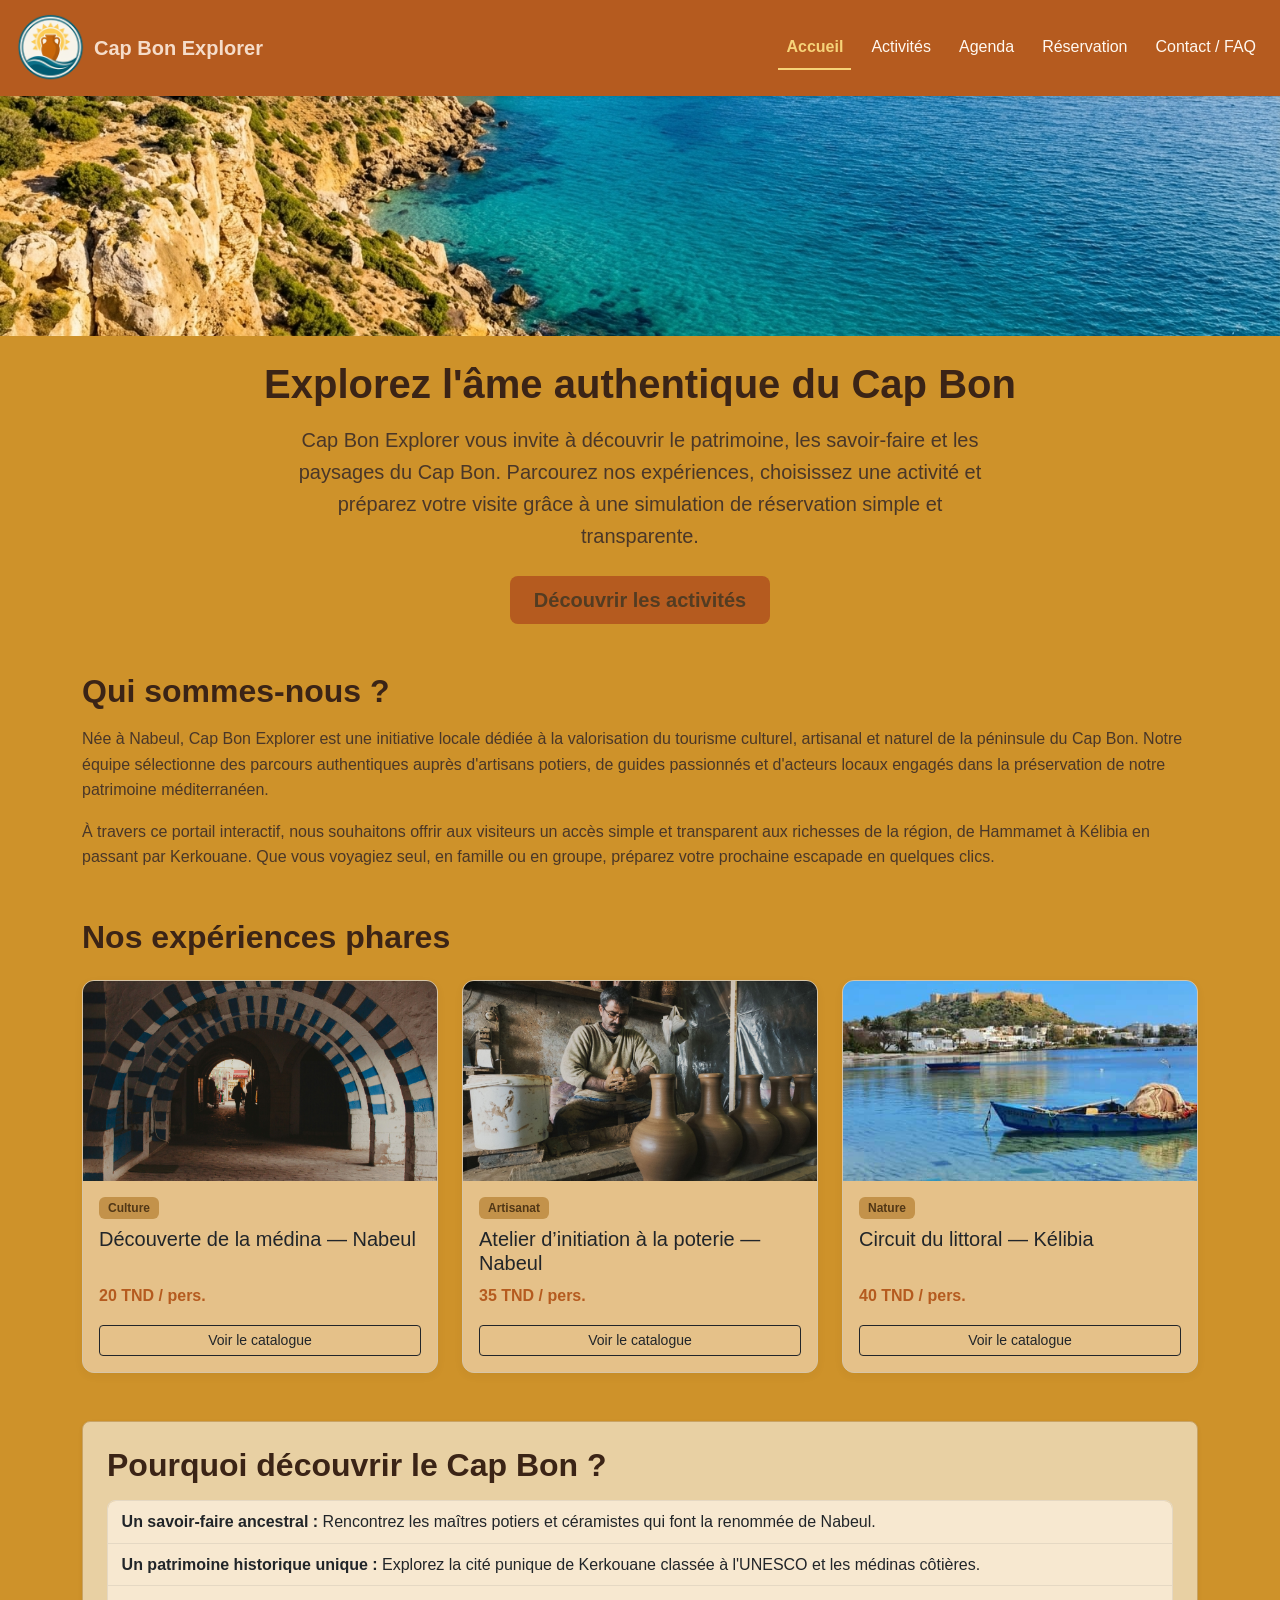
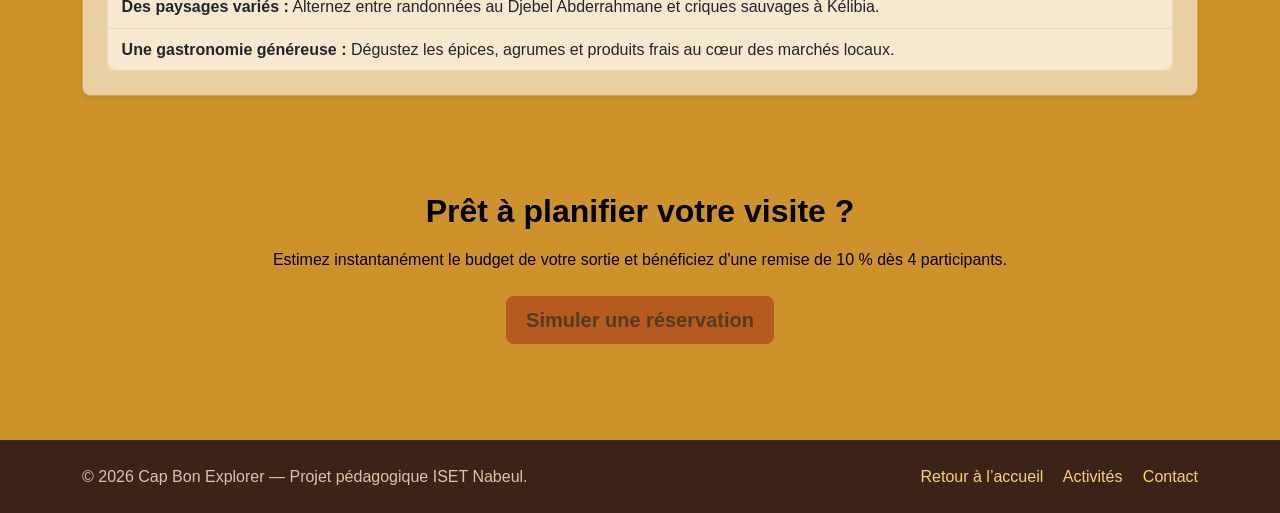
<file: index.html>
<!DOCTYPE html>
<html lang="fr">
<head>
  <meta charset="UTF-8">
  <meta name="viewport" content="width=device-width, initial-scale=1.0">
  <title>Cap Bon Explorer — Accueil</title>
  <link rel="stylesheet" href="bootstrap-5.3.9-dist/css/bootstrap.min.css">
  <link rel="stylesheet" href="css/style.css">
</head>
<body>

  <!-- 1. Slim Top Navbar (Logo left + Links horizontal right) -->
  <header>
    <nav class="navbar navbar-expand-lg custom-navbar shadow-sm py-2">
      <div class="container-fluid px-3">
        <a class="navbar-brand d-flex align-items-center" href="index.html">
          <img id="logo" src="images/logo.png" alt="Logo Cap Bon Explorer" class="me-2">
          Cap Bon Explorer
        </a>
        <button class="navbar-toggler bg-light" type="button" data-bs-toggle="collapse" data-bs-target="#mainNav" aria-controls="mainNav" aria-expanded="false" aria-label="Menu">
          <span class="navbar-toggler-icon"></span>
        </button>
        <div class="collapse navbar-collapse" id="mainNav">
          <ul class="navbar-nav ms-auto">
            <li class="nav-item"><a class="nav-link active" aria-current="page" href="index.html">Accueil</a></li>
            <li class="nav-item"><a class="nav-link" href="activites.html">Activités</a></li>
            <li class="nav-item"><a class="nav-link" href="agenda.html">Agenda</a></li>
            <li class="nav-item"><a class="nav-link" href="reservation.html">Réservation</a></li>
            <li class="nav-item"><a class="nav-link" href="contact.html">Contact / FAQ</a></li>
          </ul>
        </div>
      </div>
    </nav>
  </header>

  <!-- Main Content -->
  <main>
    <!-- 2. Wide Horizontal Banner Strip (ends right under the navbar, no text inside) -->
    <div id="hero-banner" role="img" aria-label="Vue panoramique du littoral du Cap Bon"></div>

    <!-- 3. Intro Text Section Below the Banner -->
    <section class="text-center py-4 mb-4">
      <div class="container">
        <h1 class="mb-3">Explorez l'âme authentique du Cap Bon</h1>
        <p class="lead mx-auto mb-4" style="max-width: 720px;">
          Cap Bon Explorer vous invite à découvrir le patrimoine, les savoir-faire et les paysages du Cap Bon. Parcourez nos expériences, choisissez une activité et préparez votre visite grâce à une simulation de réservation simple et transparente.
        </p>
        <a href="activites.html" class="btn btn-terracotta btn-lg px-4">Découvrir les activités</a>
      </div>
    </section>

    <div class="container">

      <!-- Qui sommes-nous ? -->
      <section class="mb-5">
        <h2 class="mb-3">Qui sommes-nous ?</h2>
        <p>
          Née à Nabeul, Cap Bon Explorer est une initiative locale dédiée à la valorisation du tourisme culturel, artisanal et naturel de la péninsule du Cap Bon. Notre équipe sélectionne des parcours authentiques auprès d'artisans potiers, de guides passionnés et d'acteurs locaux engagés dans la préservation de notre patrimoine méditerranéen.
        </p>
        <p>
          À travers ce portail interactif, nous souhaitons offrir aux visiteurs un accès simple et transparent aux richesses de la région, de Hammamet à Kélibia en passant par Kerkouane. Que vous voyagiez seul, en famille ou en groupe, préparez votre prochaine escapade en quelques clics.
        </p>
      </section>

      <!-- Activités mises en avant -->
      <section class="mb-5">
        <h2 class="mb-4">Nos expériences phares</h2>
        <div class="row g-4">
          <!-- Card 1 -->
          <div class="col-12 col-md-6 col-lg-4">
            <article class="card h-100 activity-card">
              <img src="images/a01.jpg" class="card-img-top" alt="Ruelle traditionnelle de la médina de Nabeul">
              <div class="card-body d-flex flex-column">
                <span class="badge badge-category align-self-start mb-2">Culture</span>
                <h3 class="h5 card-title">Découverte de la médina — Nabeul</h3>
                <p class="fw-bold text-primary mt-auto mb-3">20 TND / pers.</p>
                <a href="activites.html" class="btn btn-outline-dark btn-sm">Voir le catalogue</a>
              </div>
            </article>
          </div>
          <!-- Card 2 -->
          <div class="col-12 col-md-6 col-lg-4">
            <article class="card h-100 activity-card">
              <img src="images/a02.jpg" class="card-img-top" alt="Artisan façonnant de la poterie à Nabeul">
              <div class="card-body d-flex flex-column">
                <span class="badge badge-category align-self-start mb-2">Artisanat</span>
                <h3 class="h5 card-title">Atelier d’initiation à la poterie — Nabeul</h3>
                <p class="fw-bold text-primary mt-auto mb-3">35 TND / pers.</p>
                <a href="activites.html" class="btn btn-outline-dark btn-sm">Voir le catalogue</a>
              </div>
            </article>
          </div>
          <!-- Card 3 -->
          <div class="col-12 col-md-6 col-lg-4">
            <article class="card h-100 activity-card">
              <img src="images/a05.jpg" class="card-img-top" alt="Côte rocheuse et mer turquoise à Kélibia">
              <div class="card-body d-flex flex-column">
                <span class="badge badge-category align-self-start mb-2">Nature</span>
                <h3 class="h5 card-title">Circuit du littoral — Kélibia</h3>
                <p class="fw-bold text-primary mt-auto mb-3">40 TND / pers.</p>
                <a href="activites.html" class="btn btn-outline-dark btn-sm">Voir le catalogue</a>
              </div>
            </article>
          </div>
        </div>
      </section>

          <!-- Pourquoi découvrir le Cap Bon ? -->
      <section class="mb-5 p-4 rounded-3 shadow-sm" style="background-color: #e8d0a3; border: 1px solid #c9a365;">

        <h2 class="mb-3">Pourquoi découvrir le Cap Bon ?</h2>
        <ul class="list-group list-group-flush">
          <li class="list-group-item"><strong>Un savoir-faire ancestral :</strong> Rencontrez les maîtres potiers et céramistes qui font la renommée de Nabeul.</li>
          <li class="list-group-item"><strong>Un patrimoine historique unique :</strong> Explorez la cité punique de Kerkouane classée à l'UNESCO et les médinas côtières.</li>
          <li class="list-group-item"><strong>Des paysages variés :</strong> Alternez entre randonnées au Djebel Abderrahmane et criques sauvages à Kélibia.</li>
          <li class="list-group-item"><strong>Une gastronomie généreuse :</strong> Dégustez les épices, agrumes et produits frais au cœur des marchés locaux.</li>
        </ul>
      </section>

      <!-- Call to Action -->
      <section class="text-center p-5 mb-5 rounded-3 text-black" style="background-color: var(--primary-blue);">
        <h2 class="text-black mb-3">Prêt à planifier votre visite ?</h2>
        <p class="mb-4">Estimez instantanément le budget de votre sortie et bénéficiez d'une remise de 10 % dès 4 participants.</p>
        <a href="reservation.html" class="btn btn-terracotta btn-lg">Simuler une réservation</a>
      </section>
    </div>
  </main>

  <!-- Footer -->
  <footer class="py-4 mt-auto">
    <div class="container d-flex flex-column flex-md-row justify-content-between align-items-center">
      <p class="mb-2 mb-md-0">&copy; 2026 Cap Bon Explorer — Projet pédagogique ISET Nabeul.</p>
      <div>
        <a href="index.html" class="me-3">Retour à l’accueil</a>
        <a href="activites.html" class="me-3">Activités</a>
        <a href="contact.html">Contact</a>
      </div>
    </div>
  </footer>

  <script src="bootstrap-5.3.9-dist/js/bootstrap.bundle.min.js"></script>
</body>
</html>
</file>
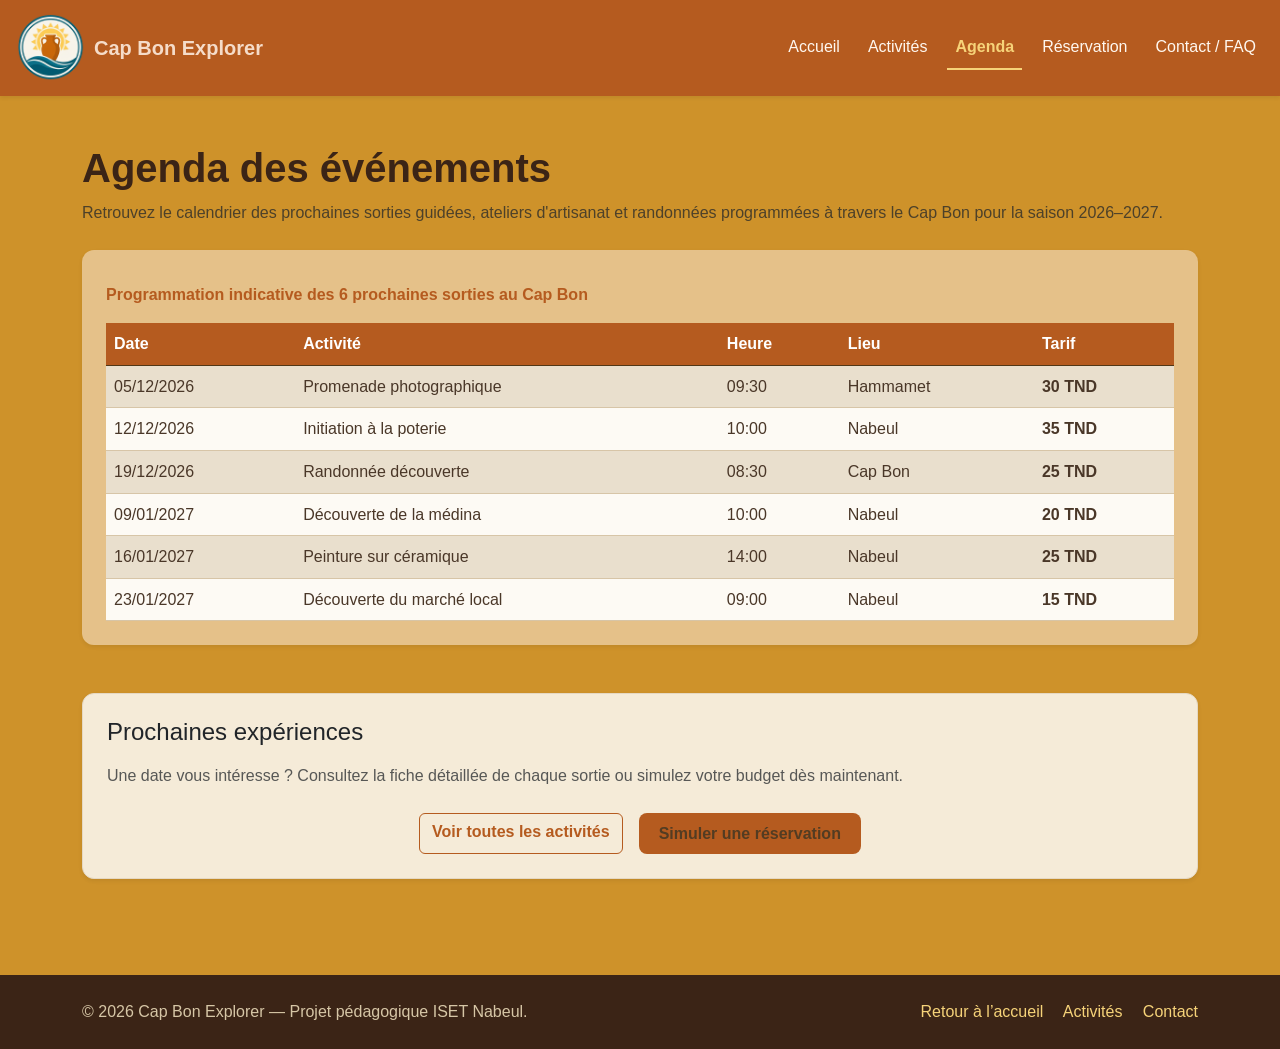
<file: agenda.html>
<!DOCTYPE html>
<html lang="fr">
<head>
  <meta charset="UTF-8">
  <meta name="viewport" content="width=device-width, initial-scale=1.0">
  <title>Cap Bon Explorer — Agenda des événements</title>
  <link href="bootstrap-5.3.9-dist/css/bootstrap.min.css" rel="stylesheet">
  <link rel="stylesheet" href="css/style.css">
</head>
<body>

  <header>
    <nav class="navbar navbar-expand-lg custom-navbar shadow-sm">
      <div class="container-fluid px-3">
        <a class="navbar-brand d-flex align-items-center" href="index.html">
          <img id="logo" src="images/logo.png" alt="Logo Cap Bon Explorer" class="me-2">
          Cap Bon Explorer
        </a>
        <button class="navbar-toggler bg-light" type="button" data-bs-toggle="collapse" data-bs-target="#mainNav" aria-controls="mainNav" aria-expanded="false" aria-label="Menu">
          <span class="navbar-toggler-icon"></span>
        </button>
        <div class="collapse navbar-collapse" id="mainNav">
          <ul class="navbar-nav ms-auto">
            <li class="nav-item"><a class="nav-link" href="index.html">Accueil</a></li>
            <li class="nav-item"><a class="nav-link" href="activites.html">Activités</a></li>
            <li class="nav-item"><a class="nav-link active" aria-current="page" href="agenda.html">Agenda</a></li>
            <li class="nav-item"><a class="nav-link" href="reservation.html">Réservation</a></li>
            <li class="nav-item"><a class="nav-link" href="contact.html">Contact / FAQ</a></li>
          </ul>
        </div>
      </div>
    </nav>
  </header>

  <main class="py-5">
    <div class="container">
      <div class="mb-4">
        <h1>Agenda des événements</h1>
        <p class="text-muted">
          Retrouvez le calendrier des prochaines sorties guidées, ateliers d'artisanat et randonnées programmées à travers le Cap Bon pour la saison 2026–2027.
        </p>
      </div>

      <section class="card p-4 shadow-sm border-0 mb-5">
        <div class="table-responsive">
          <table class="table table-striped table-hover align-middle mb-0">
            <caption class="caption-top fw-semibold text-primary mb-2">
              Programmation indicative des 6 prochaines sorties au Cap Bon
            </caption>
            <thead class="table-dark">
              <tr>
                <th scope="col">Date</th>
                <th scope="col">Activité</th>
                <th scope="col">Heure</th>
                <th scope="col">Lieu</th>
                <th scope="col">Tarif</th>
              </tr>
            </thead>
            <tbody>
              <tr>
                <td>05/12/2026</td>
                <td>Promenade photographique</td>
                <td>09:30</td>
                <td>Hammamet</td>
                <td class="fw-bold">30 TND</td>
              </tr>
              <tr>
                <td>12/12/2026</td>
                <td>Initiation à la poterie</td>
                <td>10:00</td>
                <td>Nabeul</td>
                <td class="fw-bold">35 TND</td>
              </tr>
              <tr>
                <td>19/12/2026</td>
                <td>Randonnée découverte</td>
                <td>08:30</td>
                <td>Cap Bon</td>
                <td class="fw-bold">25 TND</td>
              </tr>
              <tr>
                <td>09/01/2027</td>
                <td>Découverte de la médina</td>
                <td>10:00</td>
                <td>Nabeul</td>
                <td class="fw-bold">20 TND</td>
              </tr>
              <tr>
                <td>16/01/2027</td>
                <td>Peinture sur céramique</td>
                <td>14:00</td>
                <td>Nabeul</td>
                <td class="fw-bold">25 TND</td>
              </tr>
              <tr>
                <td>23/01/2027</td>
                <td>Découverte du marché local</td>
                <td>09:00</td>
                <td>Nabeul</td>
                <td class="fw-bold">15 TND</td>
              </tr>
            </tbody>
          </table>
        </div>
      </section>

            <!-- Tableau responsive de l'agenda -->
      <section class="card p-4 shadow-sm mb-5" style="background-color: #f5ebd8; border: 1px solid #e5d8c3;">
        <h2 class="h4 mb-3">Prochaines expériences</h2>
        <p class="text-muted mb-4">Une date vous intéresse ? Consultez la fiche détaillée de chaque sortie ou simulez votre budget dès maintenant.</p>
        <div class="d-flex flex-wrap justify-content-center gap-3">
          <a href="activites.html" class="btn btn-outline-primary">Voir toutes les activités</a>
          <a href="reservation.html" class="btn btn-terracotta">Simuler une réservation</a>
        </div>
      </section>
    </div>
  </main>

  <footer class="py-4 mt-auto">
    <div class="container d-flex flex-column flex-md-row justify-content-between align-items-center">
      <p class="mb-2 mb-md-0">&copy; 2026 Cap Bon Explorer — Projet pédagogique ISET Nabeul.</p>
      <div>
        <a href="index.html" class="me-3">Retour à l’accueil</a>
        <a href="activites.html" class="me-3">Activités</a>
        <a href="contact.html">Contact</a>
      </div>
    </div>
  </footer>

  <script src="bootstrap-5.3.9-dist/js/bootstrap.bundle.min.js"></script>
</body>
</html>
</file>
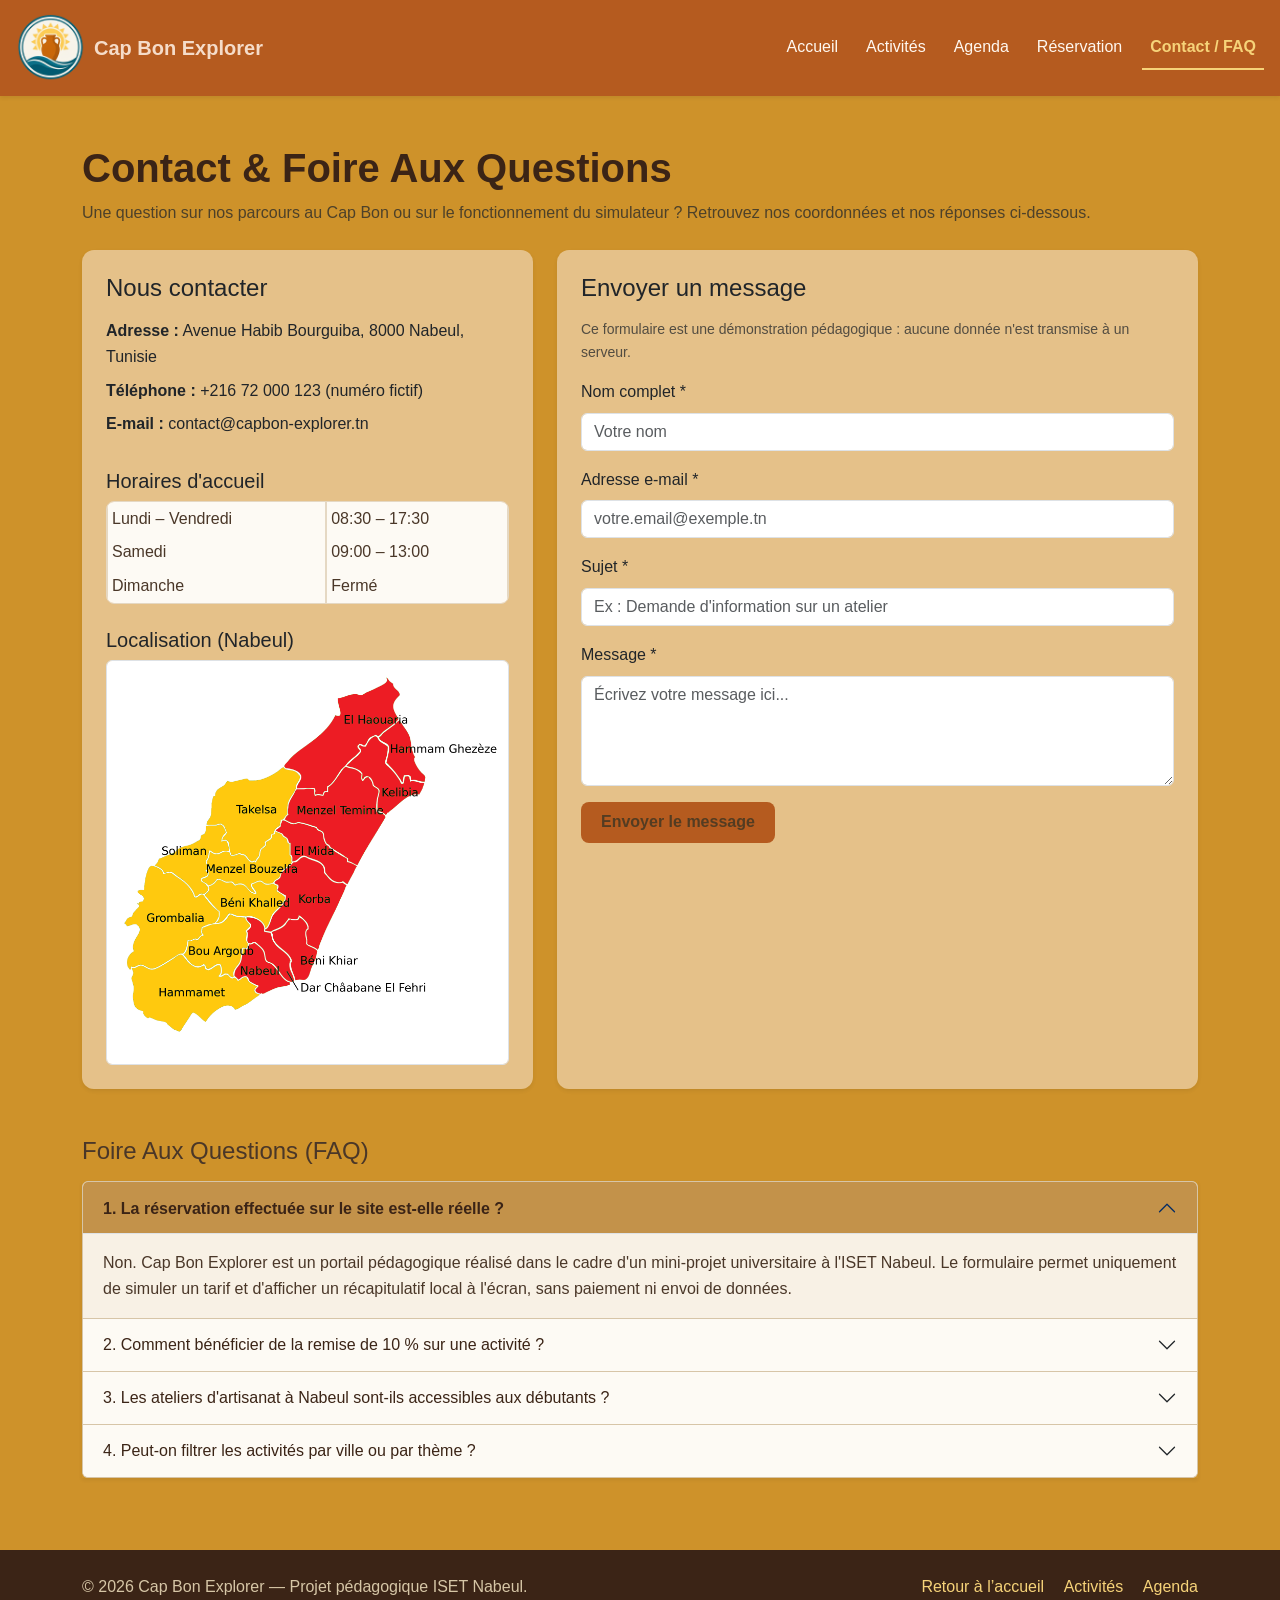
<file: contact.html>
<!DOCTYPE html>
<html lang="fr">
<head>
  <meta charset="UTF-8">
  <meta name="viewport" content="width=device-width, initial-scale=1.0">
  <title>Cap Bon Explorer — Contact & FAQ</title>
  <link href="bootstrap-5.3.9-dist/css/bootstrap.min.css" rel="stylesheet">
  <link rel="stylesheet" href="css/style.css">
</head>
<body>

  <header>
    <nav class="navbar navbar-expand-lg custom-navbar shadow-sm">
      <div class="container-fluid px-3">
        <a class="navbar-brand d-flex align-items-center" href="index.html">
          <img id="logo" src="images/logo.png" alt="Logo Cap Bon Explorer" class="me-2">
          Cap Bon Explorer
        </a>
        <button class="navbar-toggler bg-light" type="button" data-bs-toggle="collapse" data-bs-target="#mainNav" aria-controls="mainNav" aria-expanded="false" aria-label="Menu">
          <span class="navbar-toggler-icon"></span>
        </button>
        <div class="collapse navbar-collapse" id="mainNav">
          <ul class="navbar-nav ms-auto">
            <li class="nav-item"><a class="nav-link" href="index.html">Accueil</a></li>
            <li class="nav-item"><a class="nav-link" href="activites.html">Activités</a></li>
            <li class="nav-item"><a class="nav-link" href="agenda.html">Agenda</a></li>
            <li class="nav-item"><a class="nav-link" href="reservation.html">Réservation</a></li>
            <li class="nav-item"><a class="nav-link active" aria-current="page" href="contact.html">Contact / FAQ</a></li>
          </ul>
        </div>
      </div>
    </nav>
  </header>

  <main class="py-5">
    <div class="container">
      <div class="mb-4">
        <h1>Contact & Foire Aux Questions</h1>
        <p class="text-muted">Une question sur nos parcours au Cap Bon ou sur le fonctionnement du simulateur ? Retrouvez nos coordonnées et nos réponses ci-dessous.</p>
      </div>

      <div class="row g-4 mb-5">
        <div class="col-12 col-lg-5">
          <section class="card p-4 shadow-sm border-0 h-100">
            <h2 class="h4 mb-3">Nous contacter</h2>
            <ul class="list-unstyled mb-4">
              <li class="mb-2"><strong>Adresse :</strong> Avenue Habib Bourguiba, 8000 Nabeul, Tunisie</li>
              <li class="mb-2"><strong>Téléphone :</strong> +216 72 000 123 (numéro fictif)</li>
              <li class="mb-2"><strong>E-mail :</strong> contact@capbon-explorer.tn</li>
            </ul>

            <h3 class="h5 mb-2">Horaires d'accueil</h3>
            <table class="table table-sm table-bordered mb-4">
              <tbody>
                <tr>
                  <td>Lundi – Vendredi</td>
                  <td>08:30 – 17:30</td>
                </tr>
                <tr>
                  <td>Samedi</td>
                  <td>09:00 – 13:00</td>
                </tr>
                <tr>
                  <td>Dimanche</td>
                  <td>Fermé</td>
                </tr>
              </tbody>
            </table>

            <div>
              <h3 class="h5 mb-2">Localisation (Nabeul)</h3>
              <img src="images/map.jpg" alt="Carte statique situant Nabeul dans la péninsule du Cap Bon" class="img-fluid rounded border">
            </div>
          </section>
        </div>

        <div class="col-12 col-lg-7">
          <section class="card p-4 shadow-sm border-0 h-100">
            <h2 class="h4 mb-3">Envoyer un message</h2>
            <p class="small text-muted">Ce formulaire est une démonstration pédagogique : aucune donnée n'est transmise à un serveur.</p>

            <div id="contact-success" class="alert alert-success d-none" role="status">
              Votre message a bien été enregistré localement à l'écran. Merci de votre intérêt pour Cap Bon Explorer !
            </div>

            <form id="contact-form">
              <div class="mb-3">
                <label for="contact-nom" class="form-label">Nom complet *</label>
                <input type="text" id="contact-nom" class="form-control" placeholder="Votre nom" required>
              </div>
              <div class="mb-3">
                <label for="contact-email" class="form-label">Adresse e-mail *</label>
                <input type="email" id="contact-email" class="form-control" placeholder="votre.email@exemple.tn" required>
              </div>
              <div class="mb-3">
                <label for="contact-sujet" class="form-label">Sujet *</label>
                <input type="text" id="contact-sujet" class="form-control" placeholder="Ex : Demande d'information sur un atelier" required>
              </div>
              <div class="mb-3">
                <label for="contact-message" class="form-label">Message *</label>
                <textarea id="contact-message" class="form-control" rows="4" placeholder="Écrivez votre message ici..." required></textarea>
              </div>
              <button type="submit" class="btn btn-terracotta">Envoyer le message</button>
            </form>
          </section>
        </div>
      </div>

      <section class="mb-4">
        <h2 class="h4 mb-3">Foire Aux Questions (FAQ)</h2>
        <div class="accordion shadow-sm" id="faqAccordion">
          <div class="accordion-item">
            <h3 class="accordion-header" id="headingOne">
              <button class="accordion-button" type="button" data-bs-toggle="collapse" data-bs-target="#collapseOne" aria-expanded="true" aria-controls="collapseOne">
                1. La réservation effectuée sur le site est-elle réelle ?
              </button>
            </h3>
            <div id="collapseOne" class="accordion-collapse collapse show" aria-labelledby="headingOne" data-bs-parent="#faqAccordion">
              <div class="accordion-body">
                Non. Cap Bon Explorer est un portail pédagogique réalisé dans le cadre d'un mini-projet universitaire à l'ISET Nabeul. Le formulaire permet uniquement de simuler un tarif et d'afficher un récapitulatif local à l'écran, sans paiement ni envoi de données.
              </div>
            </div>
          </div>

          <div class="accordion-item">
            <h3 class="accordion-header" id="headingTwo">
              <button class="accordion-button collapsed" type="button" data-bs-toggle="collapse" data-bs-target="#collapseTwo" aria-expanded="false" aria-controls="collapseTwo">
                2. Comment bénéficier de la remise de 10 % sur une activité ?
              </button>
            </h3>
            <div id="collapseTwo" class="accordion-collapse collapse" aria-labelledby="headingTwo" data-bs-parent="#faqAccordion">
              <div class="accordion-body">
                Une réduction automatique de 10 % s'applique sur le sous-total dès que vous sélectionnez 4 participants ou plus (jusqu'à 6 personnes maximum par simulation).
              </div>
            </div>
          </div>

          <div class="accordion-item">
            <h3 class="accordion-header" id="headingThree">
              <button class="accordion-button collapsed" type="button" data-bs-toggle="collapse" data-bs-target="#collapseThree" aria-expanded="false" aria-controls="collapseThree">
                3. Les ateliers d'artisanat à Nabeul sont-ils accessibles aux débutants ?
              </button>
            </h3>
            <div id="collapseThree" class="accordion-collapse collapse" aria-labelledby="headingThree" data-bs-parent="#faqAccordion">
              <div class="accordion-body">
                Oui, nos ateliers d'initiation à la poterie et de peinture sur céramique sont conçus pour accueillir aussi bien les débutants que les curieux souhaitant découvrir le savoir-faire nabeulien.
              </div>
            </div>
          </div>

          <div class="accordion-item">
            <h3 class="accordion-header" id="headingFour">
              <button class="accordion-button collapsed" type="button" data-bs-toggle="collapse" data-bs-target="#collapseFour" aria-expanded="false" aria-controls="collapseFour">
                4. Peut-on filtrer les activités par ville ou par thème ?
              </button>
            </h3>
            <div id="collapseFour" class="accordion-collapse collapse" aria-labelledby="headingFour" data-bs-parent="#faqAccordion">
              <div class="accordion-body">
                Tout à fait. Sur la page « Activités », vous pouvez combiner la barre de recherche par mot-clé (ex. Nabeul, Kélibia, poterie) avec le menu déroulant des catégories (Culture, Artisanat, Nature, Découverte).
              </div>
            </div>
          </div>
        </div>
      </section>
    </div>
  </main>

  <footer class="py-4 mt-auto">
    <div class="container d-flex flex-column flex-md-row justify-content-between align-items-center">
      <p class="mb-2 mb-md-0">&copy; 2026 Cap Bon Explorer — Projet pédagogique ISET Nabeul.</p>
      <div>
        <a href="index.html" class="me-3">Retour à l’accueil</a>
        <a href="activites.html" class="me-3">Activités</a>
        <a href="agenda.html">Agenda</a>
      </div>
    </div>
  </footer>

  <script src="bootstrap-5.3.9-dist/js/bootstrap.bundle.min.js"></script>
  <script>
    document.getElementById("contact-form").addEventListener("submit", function (e) {
      e.preventDefault();
      if (this.checkValidity()) {
        document.getElementById("contact-success").classList.remove("d-none");
        this.reset();
      }
    });
  </script>
</body>
</html>
</file>
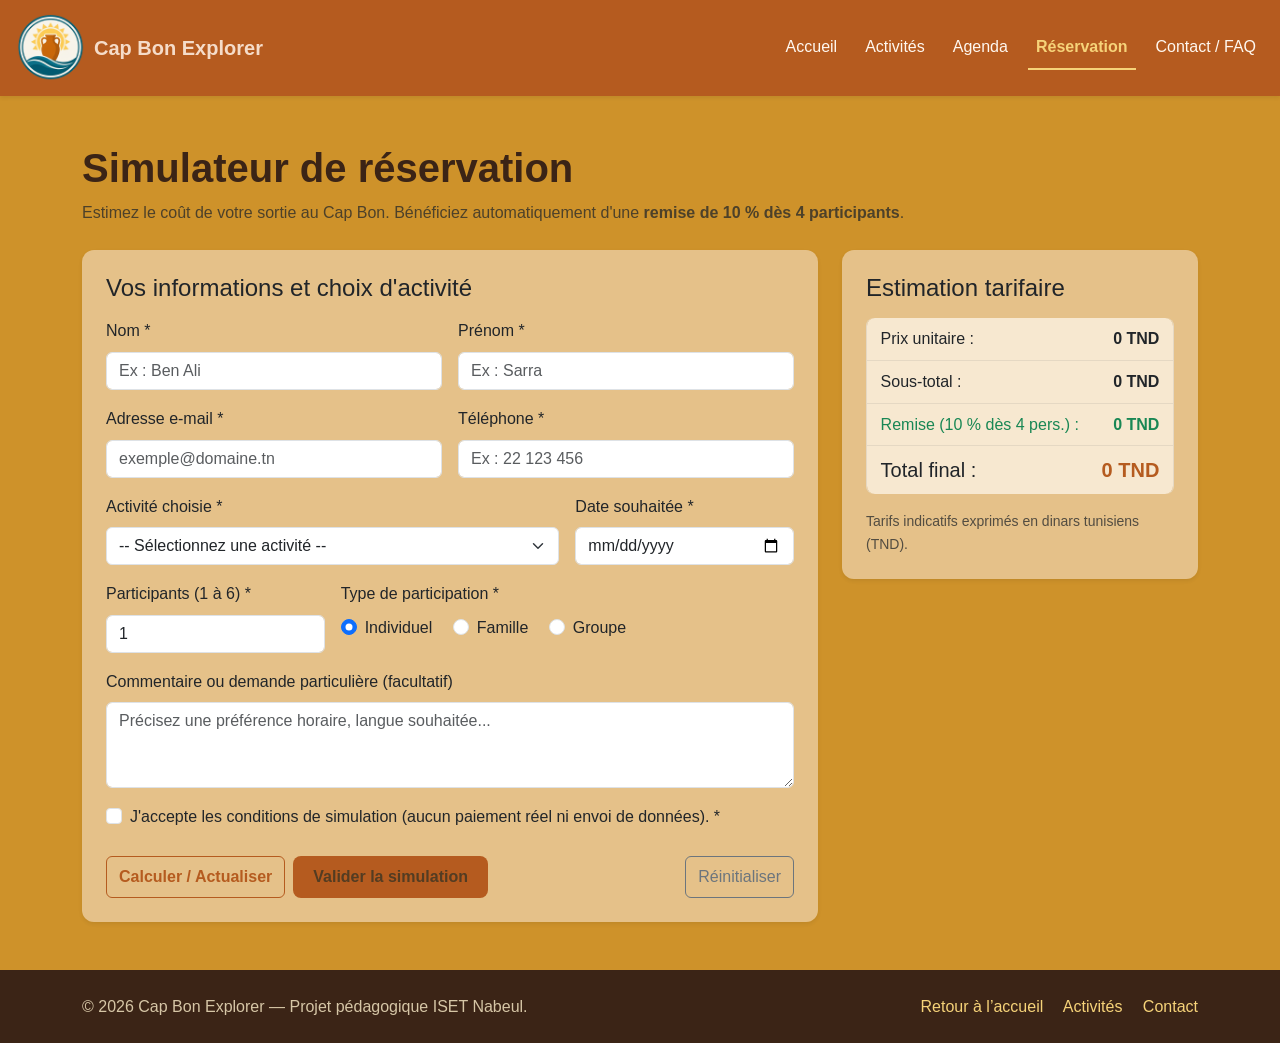
<file: reservation.html>
<!DOCTYPE html>
<html lang="fr">
<head>
  <meta charset="UTF-8">
  <meta name="viewport" content="width=device-width, initial-scale=1.0">
  <title>Cap Bon Explorer — Simulateur de réservation</title>
  <link href="bootstrap-5.3.9-dist/css/bootstrap.min.css" rel="stylesheet">
  <link rel="stylesheet" href="css/style.css">
</head>
<body>

  <!-- Header & Navigation -->
  <header>
    <nav class="navbar navbar-expand-lg custom-navbar shadow-sm">
      <div class="container-fluid px-3">
        <a class="navbar-brand d-flex align-items-center" href="index.html">
          <img id="logo" src="images/logo.png" alt="Logo Cap Bon Explorer" class="me-2">
          Cap Bon Explorer
        </a>
        <button class="navbar-toggler bg-light" type="button" data-bs-toggle="collapse" data-bs-target="#mainNav" aria-controls="mainNav" aria-expanded="false" aria-label="Menu">
          <span class="navbar-toggler-icon"></span>
        </button>
        <div class="collapse navbar-collapse" id="mainNav">
          <ul class="navbar-nav ms-auto">
            <li class="nav-item"><a class="nav-link" href="index.html">Accueil</a></li>
            <li class="nav-item"><a class="nav-link" href="activites.html">Activités</a></li>
            <li class="nav-item"><a class="nav-link" href="agenda.html">Agenda</a></li>
            <li class="nav-item"><a class="nav-link active" aria-current="page" href="reservation.html">Réservation</a></li>
            <li class="nav-item"><a class="nav-link" href="contact.html">Contact / FAQ</a></li>
          </ul>
        </div>
      </div>
    </nav>
  </header>

  <!-- Main Content -->
  <main class="py-5">
    <div class="container">
      <div class="mb-4">
        <h1>Simulateur de réservation</h1>
        <p class="text-muted">Estimez le coût de votre sortie au Cap Bon. Bénéficiez automatiquement d'une <strong>remise de 10 % dès 4 participants</strong>.</p>
      </div>

      <div class="row g-4">
        <!-- Formulaire de simulation -->
        <div class="col-12 col-lg-8">
          <section class="card p-4 shadow-sm border-0">
            <h2 class="h4 mb-3">Vos informations et choix d'activité</h2>

            <!-- Zone d'erreur globale -->
            <div id="form-error" class="alert alert-danger d-none" role="alert"></div>

            <form id="reservation-form" novalidate>
              <div class="row g-3">
                <!-- Nom -->
                <div class="col-12 col-md-6">
                  <label for="nom" class="form-label">Nom *</label>
                  <input type="text" id="nom" class="form-control" placeholder="Ex : Ben Ali" required>
                </div>

                <!-- Prénom -->
                <div class="col-12 col-md-6">
                  <label for="prenom" class="form-label">Prénom *</label>
                  <input type="text" id="prenom" class="form-control" placeholder="Ex : Sarra" required>
                </div>

                <!-- Email -->
                <div class="col-12 col-md-6">
                  <label for="email" class="form-label">Adresse e-mail *</label>
                  <input type="email" id="email" class="form-control" placeholder="exemple@domaine.tn" required>
                </div>

                <!-- Téléphone -->
                <div class="col-12 col-md-6">
                  <label for="telephone" class="form-label">Téléphone *</label>
                  <input type="tel" id="telephone" class="form-control" placeholder="Ex : 22 123 456" required>
                </div>

                <!-- Activité choisie -->
                <div class="col-12 col-md-8">
                  <label for="activite-select" class="form-label">Activité choisie *</label>
                  <select id="activite-select" class="form-select" required>
                    <option value="">-- Sélectionnez une activité --</option>
                  </select>
                </div>

                <!-- Date souhaitée -->
                <div class="col-12 col-md-4">
                  <label for="date-reservation" class="form-label">Date souhaitée *</label>
                  <input type="date" id="date-reservation" class="form-control" required>
                </div>

                <!-- Nombre de participants -->
                <div class="col-12 col-md-4">
                  <label for="participants" class="form-label">Participants (1 à 6) *</label>
                  <input type="number" id="participants" class="form-control" min="1" max="6" value="1" required>
                </div>

                <!-- Type de participation (Radio) -->
                <div class="col-12 col-md-8">
                  <span class="form-label d-block">Type de participation *</span>
                  <div class="form-check form-check-inline">
                    <input class="form-check-input" type="radio" name="typeParticipation" id="typeIndividuel" value="Individuel" checked>
                    <label class="form-check-label" for="typeIndividuel">Individuel</label>
                  </div>
                  <div class="form-check form-check-inline">
                    <input class="form-check-input" type="radio" name="typeParticipation" id="typeFamille" value="Famille">
                    <label class="form-check-label" for="typeFamille">Famille</label>
                  </div>
                  <div class="form-check form-check-inline">
                    <input class="form-check-input" type="radio" name="typeParticipation" id="typeGroupe" value="Groupe">
                    <label class="form-check-label" for="typeGroupe">Groupe</label>
                  </div>
                </div>

                <!-- Commentaire -->
                <div class="col-12">
                  <label for="commentaire" class="form-label">Commentaire ou demande particulière (facultatif)</label>
                  <textarea id="commentaire" class="form-control" rows="3" placeholder="Précisez une préférence horaire, langue souhaitée..."></textarea>
                </div>

                <!-- Case d'acceptation -->
                <div class="col-12">
                  <div class="form-check">
                    <input class="form-check-input" type="checkbox" id="conditions" required>
                    <label class="form-check-label" for="conditions">
                      J'accepte les conditions de simulation (aucun paiement réel ni envoi de données). *
                    </label>
                  </div>
                </div>

                <!-- Boutons -->
                <div class="col-12 d-flex flex-wrap gap-2 pt-2">
                  <button type="button" id="btn-calculer" class="btn btn-outline-primary">Calculer / Actualiser</button>
                  <button type="submit" class="btn btn-terracotta">Valider la simulation</button>
                  <button type="reset" id="btn-reset" class="btn btn-outline-secondary ms-auto">Réinitialiser</button>
                </div>
              </div>
            </form>
          </section>
        </div>

        <!-- Encadré d'estimation tarifaire & Récapitulatif -->
        <div class="col-12 col-lg-4">
          <aside class="card p-4 shadow-sm border-0 mb-4">
            <h2 class="h4 mb-3">Estimation tarifaire</h2>
            <ul class="list-group list-group-flush mb-3">
              <li class="list-group-item d-flex justify-content-between px-0">
                <span>Prix unitaire :</span>
                <strong id="prix-unitaire">0 TND</strong>
              </li>
              <li class="list-group-item d-flex justify-content-between px-0">
                <span>Sous-total :</span>
                <strong id="sous-total">0 TND</strong>
              </li>
              <li class="list-group-item d-flex justify-content-between px-0 text-success">
                <span>Remise (10 % dès 4 pers.) :</span>
                <strong id="remise">0 TND</strong>
              </li>
              <li class="list-group-item d-flex justify-content-between px-0 fs-5">
                <span>Total final :</span>
                <strong id="total-final" class="text-primary">0 TND</strong>
              </li>
            </ul>
            <small class="text-muted">Tarifs indicatifs exprimés en dinars tunisiens (TND).</small>
          </aside>

          <!-- Récapitulatif de confirmation (caché par défaut) -->
          <div id="confirmation-box" class="alert alert-success d-none shadow-sm" role="status">
            <h3 class="h5 alert-heading">Simulation enregistrée localement à l’écran : aucune réservation réelle n’a été effectuée.</h3>
            <hr>
            <p class="mb-1"><strong>Activité :</strong> <span id="recap-activite"></span></p>
            <p class="mb-1"><strong>Date :</strong> <span id="recap-date"></span></p>
            <p class="mb-1"><strong>Participants :</strong> <span id="recap-participants"></span></p>
            <p class="mb-0"><strong>Total estimé :</strong> <span id="recap-total"></span></p>
          </div>
        </div>
      </div>
    </div>
  </main>

  <!-- Footer -->
  <footer class="py-4 mt-auto">
    <div class="container d-flex flex-column flex-md-row justify-content-between align-items-center">
      <p class="mb-2 mb-md-0">&copy; 2026 Cap Bon Explorer — Projet pédagogique ISET Nabeul.</p>
      <div>
        <a href="index.html" class="me-3">Retour à l’accueil</a>
        <a href="activites.html" class="me-3">Activités</a>
        <a href="contact.html">Contact</a>
      </div>
    </div>
  </footer>

  <script src="bootstrap-5.3.9-dist/js/bootstrap.bundle.min.js"></script>
  <script src="js/app.js"></script>
  <script src="js/reservation.js"></script>
</body>
</html>
</file>
<file: css/style.css>
/* =========================================================
   CAP BON EXPLORER — Charte graphique : Sable, Beige, Or & Terre Cuite
   ========================================================= */

:root {
  --sand-bg: #ce922a;         /* Fond général sable clair */
  --beige-soft: #c3924a;      /* Encadrés beige doux */
  --terracotta: #b55b1f;      /* Rouge terre cuite / poterie */
  --terracotta-dark: #513716; /* Survol terre cuite */
  --warm-orange: #ad5519;     /* Orange chaud */
       /* Or / ambre */
  --gold-light: #f6d379;      /* Or clair pour liens actifs */
  --espresso: #3b2416;        /* Brun profond lisible pour titres et pied de page */
  --text-body: #4a3728;       /* Texte principal chaleureux */
  --border-sand: #d7c5a7;     /* Bordures fines beige */
}

/* Base & Page claire et aérée */
body {
  background-color: var(--sand-bg);
  color: var(--text-body);
  font-family: 'Segoe UI', Tahoma, Geneva, Verdana, sans-serif;
  line-height: 1.6;
  display: flex;
  flex-direction: column;
  min-height: 100vh;
}

main {
  flex: 1;
}

h1, h2, h3, h4 {
  color: var(--espresso);
  font-weight: 700;
}

/* Barre de navigation (Terre cuite & Or) */
.custom-navbar {
  background-color: var(--terracotta);
  border-bottom: 3px solid var(--gold-accent);
}

/* Logo naturel, net et sans cadre artificiel */
#logo {
  height: 70px;
  width: auto;
  object-fit: contain;
}

.custom-navbar .navbar-brand {
  color: #f5dcc9;
  font-weight: 700;
  font-size: 1.25rem;
}

.custom-navbar .navbar-brand:hover {
  color: var(--gold-light);
}

.custom-navbar .nav-link {
  color: #fff8f0;
  font-weight: 500;
  margin-left: 0.75rem;
  transition: color 0.25s ease;
}

.custom-navbar .nav-link:hover,
.custom-navbar .nav-link:focus {
  color: var(--gold-light);
}

.custom-navbar .nav-link.active {
  color: var(--gold-light);
  font-weight: 700;
  border-bottom: 2px solid var(--gold-light);
}

/* Bannière horizontale panoramique */
#hero-banner {
  width: 100%;
  height: 240px;
  margin: 0;
  padding: 0;
  background: url('../images/banner.jpg') center 65% / cover no-repeat;
  border-bottom: 4px solid var(--gold-accent);
}

/* Boutons Terre Cuite / Orange Chaud */
.btn-terracotta {
  background-color: var(--terracotta);
  color: #533c22;
  font-weight: 600;
  border: none;
  border-radius: 0.5rem;
  padding: 0.55rem 1.25rem;
  transition: background-color 0.25s ease, transform 0.2s ease;
}

.btn-terracotta:hover,
.btn-terracotta:focus {
  background-color: var(--terracotta-dark);
  color: #d6a960;
  transform: translateY(-2px);
}

.btn-outline-primary {
  color: var(--terracotta);
  border-color: var(--terracotta);
  font-weight: 600;
}

.btn-outline-primary:hover,
.btn-outline-primary:focus {
  background-color: var(--terracotta);
  border-color: var(--terracotta);
  color: #a07558;
}

/* Cartes épurées sur fond blanc/sable */
.card,
.activity-card {
  background-color: #e8c895e4;
  border: 1px solid var(--border-sand);
  border-radius: 0.75rem;
  box-shadow: 0 3px 10px rgba(59, 36, 22, 0.05);
}

.activity-card {
  overflow: hidden;
  transition: transform 0.25s ease, box-shadow 0.25s ease, border-color 0.25s ease;
}

.activity-card:hover {
  transform: translateY(-4px);
  border-color: var(--gold-accent);
  box-shadow: 0 8px 20px rgba(200, 85, 40, 0.12);
}

/* Taille uniforme pour toutes les images de cartes */
.activity-card img,
.card-img-top {
  width: 100%;
  height: 200px;
  object-fit: cover;
  object-position: center;
  display: block;
}

#modalImage {
  width: 100%;
  height: 280px;
  object-fit: cover;
  object-position: center;
}

/* Badges & Accents dorés/orangés */
.badge-category {
  background-color: var(--beige-soft);
  color: var(--terracotta-dark);
  border: 1px solid var(--gold-accent);
  font-weight: 600;
  padding: 0.4em 0.75em;
}

.text-primary {
  color: var(--terracotta) !important;
}

/* Tableau de l'agenda (Tons crème et sable chaud) */
.table-dark {
  --bs-table-bg: var(--terracotta);
  --bs-table-border-color: var(--terracotta-dark);
}

.table > tbody > tr > * {
  background-color: #fdfaf4 !important;
  color: var(--text-body);
  border-bottom-color: var(--border-sand);
}

.table-striped > tbody > tr:nth-of-type(odd) > * {
  background-color: #f5ebd8 !important;
}

.table-hover > tbody > tr:hover > * {
  background-color:#b96832 !important;
}


/* Accordéon FAQ */
.accordion-button:not(.collapsed) {
  background-color: var(--beige-soft);
  color: var(--espresso);
  font-weight: 600;
}

/* Pied de page */
footer {
  background-color: var(--espresso);
  color: #d6c6a6;
  border-top: 3px solid var(--gold-accent);
}

footer a {
  color: var(--gold-light);
  text-decoration: none;
}

footer a:hover {
  color: #bda86d;
  text-decoration: underline;
}

/* Responsive mobile */
@media (max-width: 576px) {
  #hero-banner {
    height: 170px;
  }
  #logo {
    height: 80px;
  }
}
/* Accordéon FAQ (Tons crème et sable chaud) */
.accordion-item,
.accordion-button {
  background-color: #fdfaf4;
  color: var(--espresso);
  border-color: var(--border-sand);
}

.accordion-body {
  background-color: #f8f1e5;
  color: var(--text-body);
}

.accordion-button:not(.collapsed) {
  background-color: var(--beige-soft);
  color: var(--espresso);
  font-weight: 600;
}
/* Coins arrondis sur l'encadré des prix (comme les champs du formulaire) */
.list-group-flush {
  border-radius: 0.5rem;
  overflow: hidden;
  border: 1px solid #e5d8c3;
}

.list-group-flush .list-group-item {
  padding-left: 0.85rem !important;
  padding-right: 0.85rem !important;
} /* Coins arrondis sur le tableau Horaires d'accueil (Contact) */
.table-bordered {
  border-radius: 0.5rem;
  overflow: hidden;
  border-collapse: separate;
  border-spacing: 0;
  border: 1px solid #e5d8c3;
}

.table-bordered td,
.table-bordered th {
  border-color: #e5d8c3;
}
/* Fond crème-beige doux pour la liste "Pourquoi découvrir le Cap Bon ?" */
.list-group-flush .list-group-item {
  background-color: #f7e8d0 !important;
  border-color: #e5d8c3 !important;
}
</file>
